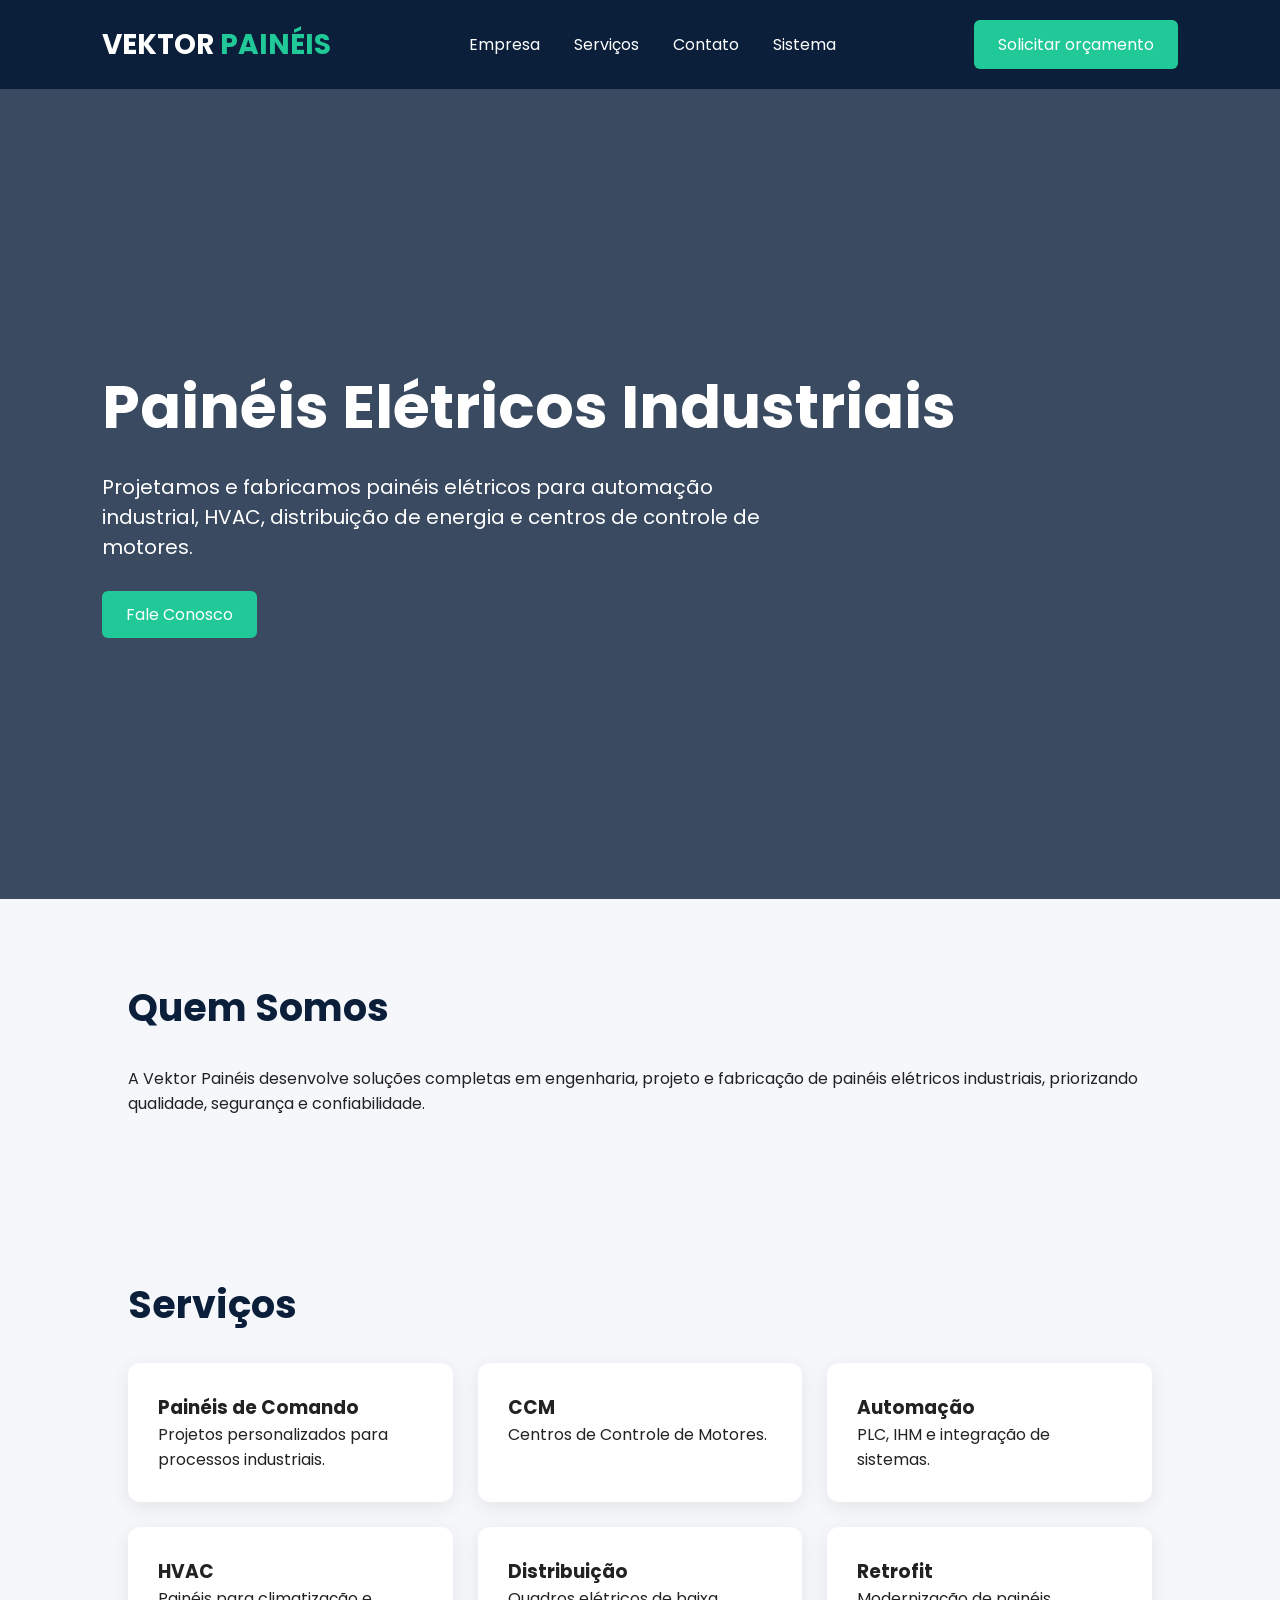
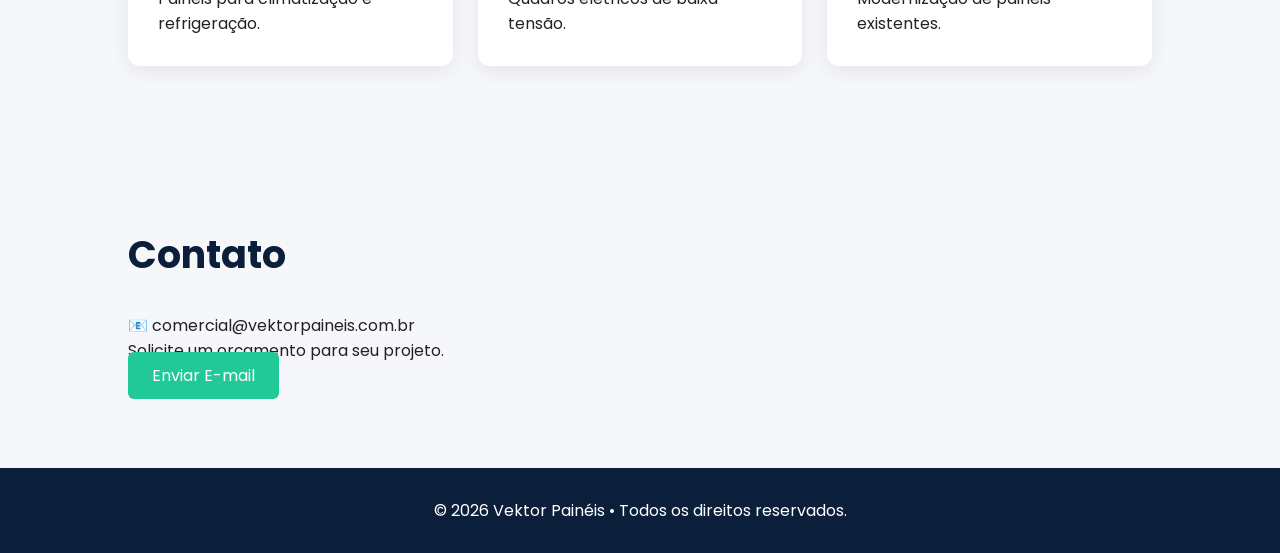
<file: index.html>
<!DOCTYPE html>
<html lang="pt-BR">

<head>
<meta charset="UTF-8">
<meta name="viewport" content="width=device-width, initial-scale=1.0">

<title>Vektor Painéis | Painéis Elétricos Industriais</title>

<link rel="stylesheet" href="style.css">

<link rel="preconnect" href="https://fonts.googleapis.com">
<link rel="preconnect" href="https://fonts.gstatic.com" crossorigin>

<link href="https://fonts.googleapis.com/css2?family=Poppins:wght@300;400;600;700&display=swap" rel="stylesheet">

</head>


<body>


<header>

<div class="logo">
VEKTOR <span>PAINÉIS</span>
</div>


<nav>

<a href="#sobre">Empresa</a>

<a href="#servicos">Serviços</a>

<a href="#contato">Contato</a>

<a href="sistema/login.html">Sistema</a>

</nav>


<a class="btn" href="#contato">
Solicitar orçamento
</a>


</header>




<section class="hero">


<div class="hero-text">


<h1>
Painéis Elétricos Industriais
</h1>


<p>
Projetamos e fabricamos painéis elétricos para automação industrial,
HVAC, distribuição de energia e centros de controle de motores.
</p>


<a href="#contato" class="btn">
Fale Conosco
</a>


</div>


</section>





<section id="sobre">


<h2>
Quem Somos
</h2>


<p>

A Vektor Painéis desenvolve soluções completas em engenharia,
projeto e fabricação de painéis elétricos industriais,
priorizando qualidade, segurança e confiabilidade.

</p>


</section>





<section id="servicos">


<h2>
Serviços
</h2>



<div class="cards">



<div class="card">

<h3>
Painéis de Comando
</h3>

<p>
Projetos personalizados para processos industriais.
</p>

</div>




<div class="card">

<h3>
CCM
</h3>

<p>
Centros de Controle de Motores.
</p>

</div>




<div class="card">

<h3>
Automação
</h3>

<p>
PLC, IHM e integração de sistemas.
</p>

</div>




<div class="card">

<h3>
HVAC
</h3>

<p>
Painéis para climatização e refrigeração.
</p>

</div>




<div class="card">

<h3>
Distribuição
</h3>

<p>
Quadros elétricos de baixa tensão.
</p>

</div>




<div class="card">

<h3>
Retrofit
</h3>

<p>
Modernização de painéis existentes.
</p>

</div>



</div>


</section>





<section id="contato">


<h2>
Contato
</h2>


<p>
📧 comercial@vektorpaineis.com.br
</p>


<p>
Solicite um orçamento para seu projeto.
</p>



<a class="btn" href="mailto:comercial@vektorpaineis.com.br">

Enviar E-mail

</a>


</section>





<footer>

© 2026 Vektor Painéis • Todos os direitos reservados.

</footer>



<script src="script.js"></script>


</body>

</html>
</file>
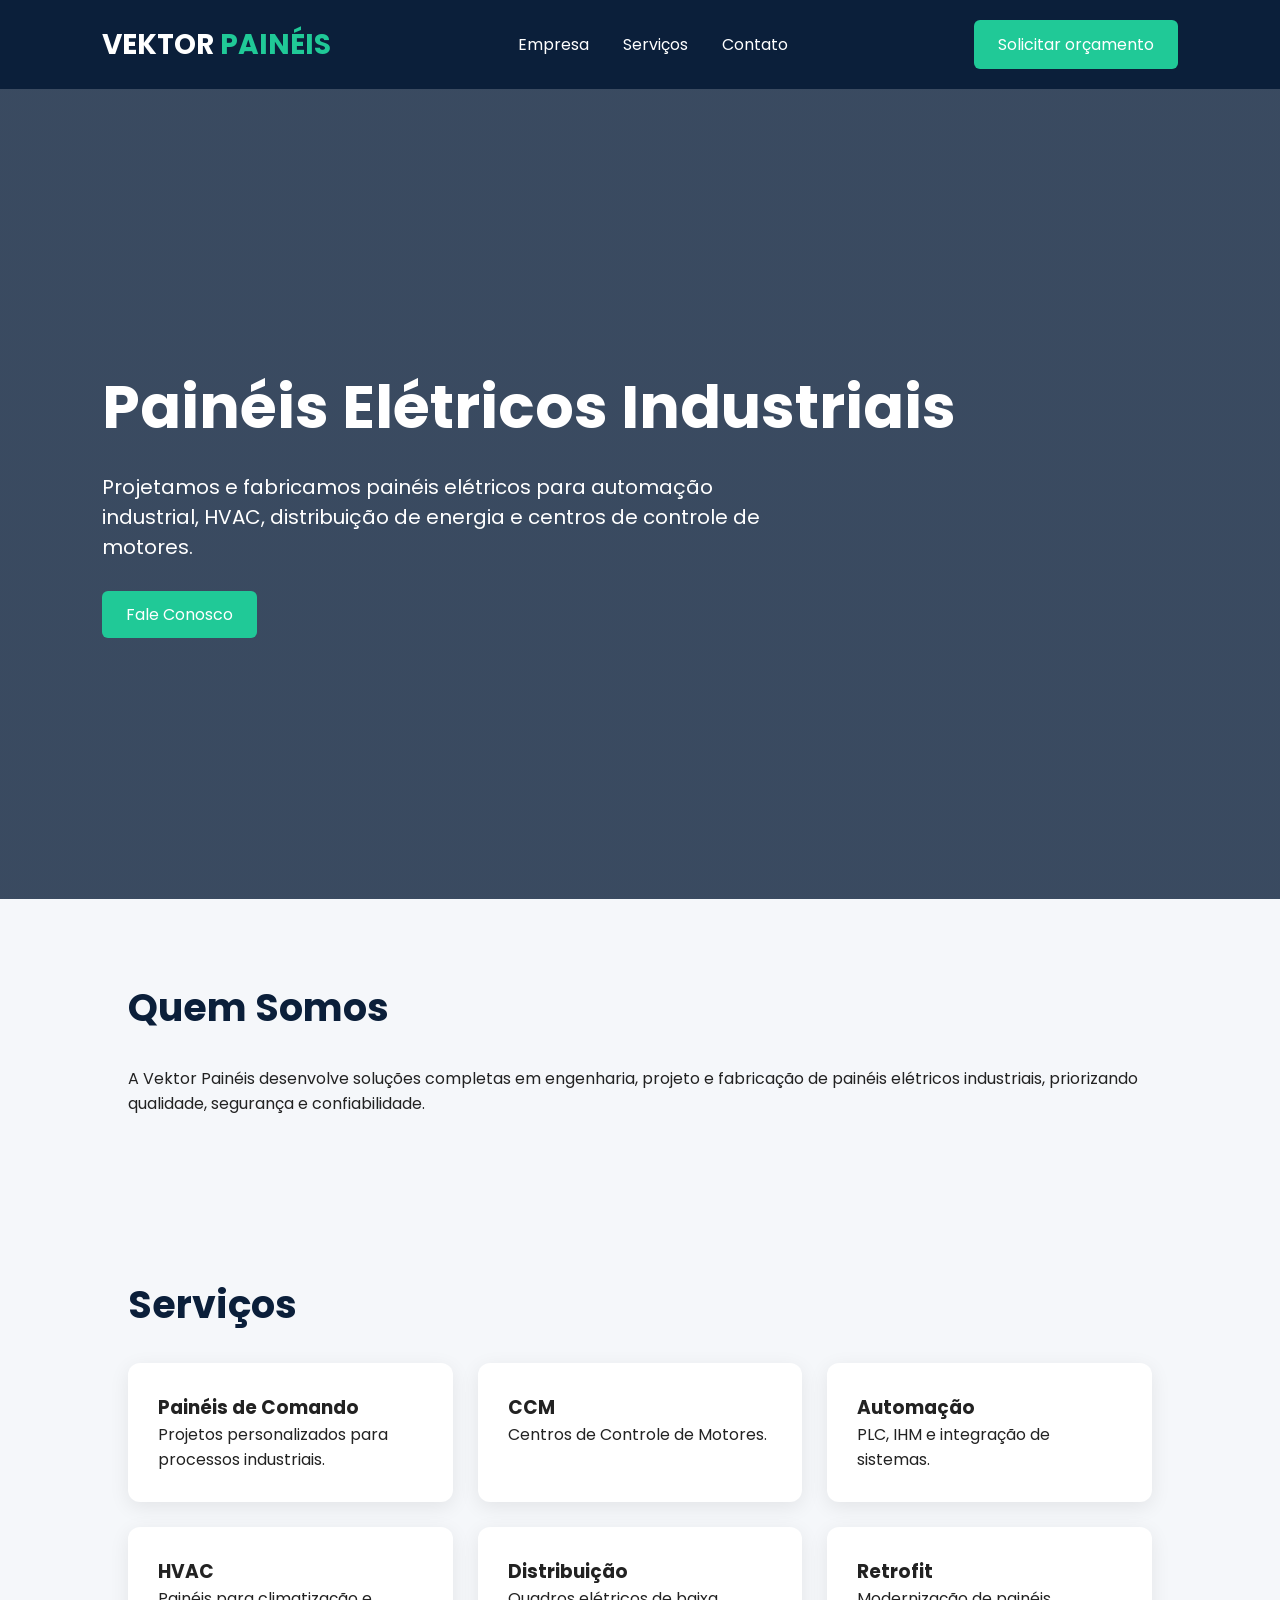
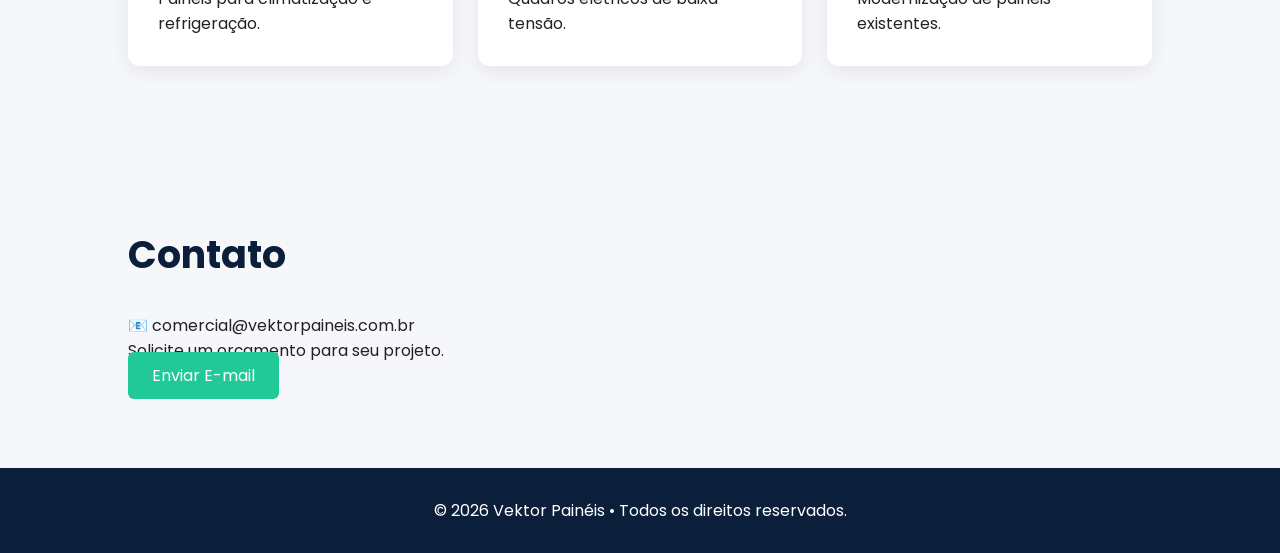
<file: index.html.html>
<!DOCTYPE html>
<html lang="pt-BR">
<head>
<meta charset="UTF-8">
<meta name="viewport" content="width=device-width, initial-scale=1.0">
<title>Vektor Painéis | Painéis Elétricos Industriais</title>

<link rel="stylesheet" href="style.css">
<link rel="preconnect" href="https://fonts.googleapis.com">
<link rel="preconnect" href="https://fonts.gstatic.com" crossorigin>
<link href="https://fonts.googleapis.com/css2?family=Poppins:wght@300;400;600;700&display=swap" rel="stylesheet">
</head>

<body>

<header>

<div class="logo">
VEKTOR <span>PAINÉIS</span>
</div>

<nav>

<a href="#sobre">Empresa</a>
<a href="#servicos">Serviços</a>
<a href="#contato">Contato</a>

</nav>

<a class="btn" href="#contato">Solicitar orçamento</a>

</header>

<section class="hero">

<div class="hero-text">

<h1>Painéis Elétricos Industriais</h1>

<p>
Projetamos e fabricamos painéis elétricos para automação industrial,
HVAC, distribuição de energia e centros de controle de motores.
</p>

<a href="#contato" class="btn">Fale Conosco</a>

</div>

</section>

<section id="sobre">

<h2>Quem Somos</h2>

<p>

A Vektor Painéis desenvolve soluções completas em engenharia,
projeto e fabricação de painéis elétricos industriais,
priorizando qualidade, segurança e confiabilidade.

</p>

</section>

<section id="servicos">

<h2>Serviços</h2>

<div class="cards">

<div class="card">
<h3>Painéis de Comando</h3>
<p>Projetos personalizados para processos industriais.</p>
</div>

<div class="card">
<h3>CCM</h3>
<p>Centros de Controle de Motores.</p>
</div>

<div class="card">
<h3>Automação</h3>
<p>PLC, IHM e integração de sistemas.</p>
</div>

<div class="card">
<h3>HVAC</h3>
<p>Painéis para climatização e refrigeração.</p>
</div>

<div class="card">
<h3>Distribuição</h3>
<p>Quadros elétricos de baixa tensão.</p>
</div>

<div class="card">
<h3>Retrofit</h3>
<p>Modernização de painéis existentes.</p>
</div>

</div>

</section>

<section id="contato">

<h2>Contato</h2>

<p>

📧 comercial@vektorpaineis.com.br

</p>

<p>

Solicite um orçamento para seu projeto.

</p>

<a class="btn" href="mailto:comercial@vektorpaineis.com.br">

Enviar E-mail

</a>

</section>

<footer>

© 2026 Vektor Painéis • Todos os direitos reservados.

</footer>

<script src="script.js"></script>

</body>
</html>
</file>
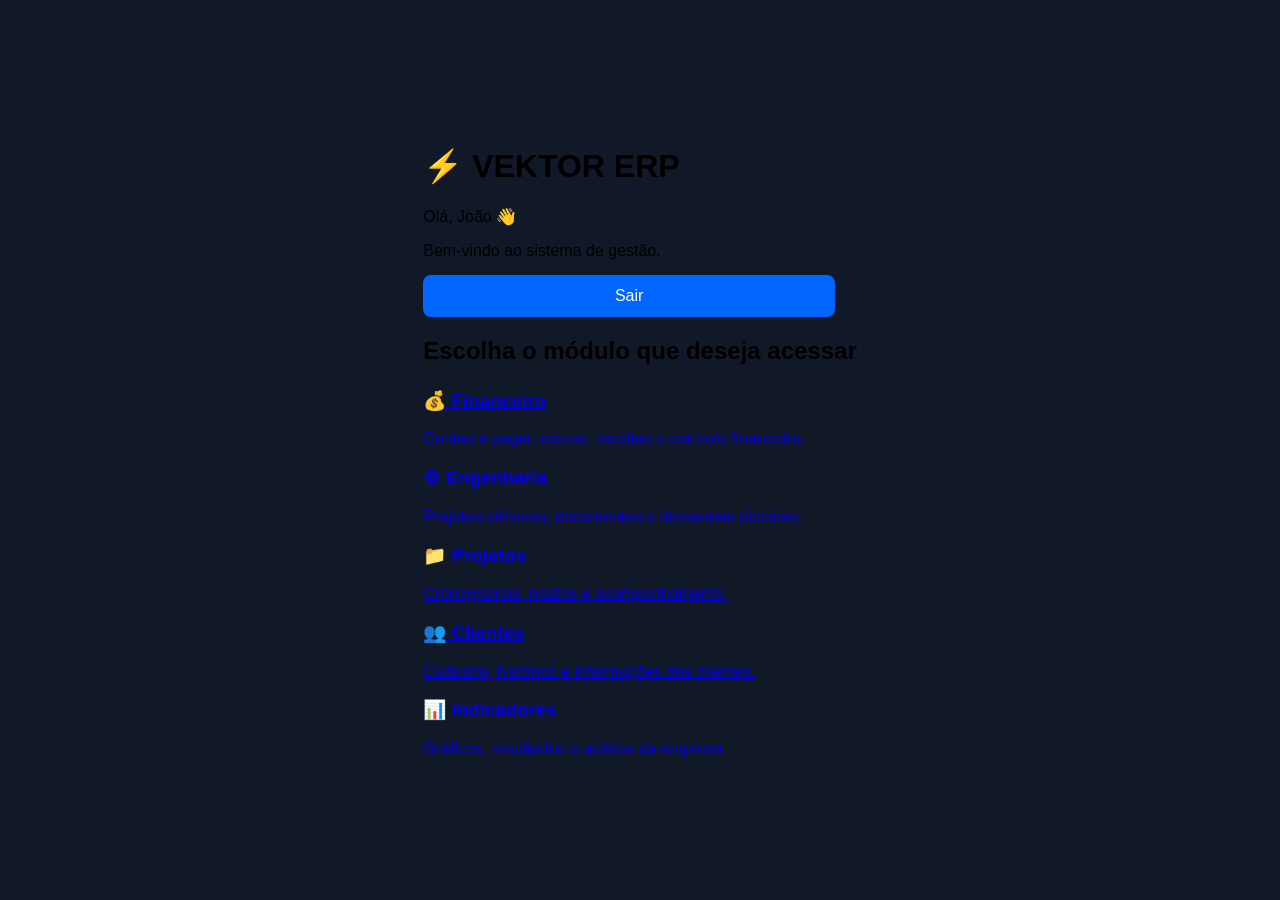
<file: sistema/dashboard.html>
<!DOCTYPE html>
<html lang="pt-BR">

<head>

<meta charset="UTF-8">
<meta name="viewport" content="width=device-width, initial-scale=1.0">

<title>Vektor ERP - Dashboard</title>

<link rel="stylesheet" href="sistema.css">

</head>


<body>


<div class="dashboard">


<header class="topo">

<div>

<h1>⚡ VEKTOR ERP</h1>

<p>
Olá, João 👋
</p>

<span>
Bem-vindo ao sistema de gestão.
</span>

</div>


<button onclick="logout()">
Sair
</button>


</header>



<h2>
Escolha o módulo que deseja acessar
</h2>




<div class="cards">



<a href="financeiro/contas.html" class="card">

<h3>💰 Financeiro</h3>

<p>
Contas a pagar,
custos, receitas e controle financeiro.
</p>

</a>




<a href="engenharia/engenharia.html" class="card">

<h3>⚙ Engenharia</h3>

<p>
Projetos elétricos,
documentos e demandas técnicas.
</p>

</a>




<a href="projetos/projetos.html" class="card">

<h3>📁 Projetos</h3>

<p>
Cronogramas,
prazos e acompanhamento.
</p>

</a>




<a href="clientes/clientes.html" class="card">

<h3>👥 Clientes</h3>

<p>
Cadastro, histórico
e informações dos clientes.
</p>

</a>




<a href="indicadores.html" class="card">

<h3>📊 Indicadores</h3>

<p>
Gráficos,
resultados e análise da empresa.
</p>

</a>



</div>


</div>



<script src="auth.js"></script>


</body>

</html>
</file>
<file: style.css>
*{
margin:0;
padding:0;
box-sizing:border-box;
font-family:Poppins,sans-serif;
}

body{
background:#f5f7fa;
color:#222;
}

header{
display:flex;
justify-content:space-between;
align-items:center;
padding:20px 8%;
background:#0B1F3A;
position:sticky;
top:0;
}

.logo{
color:white;
font-size:28px;
font-weight:700;
}

.logo span{
color:#20c997;
}

nav a{
color:white;
margin:0 15px;
text-decoration:none;
}

.btn{
background:#20c997;
color:white;
padding:12px 24px;
border-radius:6px;
text-decoration:none;
}

.hero{
height:90vh;
display:flex;
align-items:center;
padding:8%;
background:linear-gradient(rgba(11,31,58,.8),rgba(11,31,58,.8)),
url("https://images.unsplash.com/photo-1581092160607-ee22731d8d3d?auto=format&fit=crop&w=1600&q=80");
background-size:cover;
background-position:center;
color:white;
}

.hero h1{
font-size:60px;
margin-bottom:20px;
}

.hero p{
font-size:20px;
max-width:700px;
margin-bottom:40px;
}

section{
padding:80px 10%;
}

h2{
font-size:38px;
margin-bottom:30px;
color:#0B1F3A;
}

.cards{
display:grid;
grid-template-columns:repeat(auto-fit,minmax(260px,1fr));
gap:25px;
}

.card{
background:white;
padding:30px;
border-radius:12px;
box-shadow:0 5px 20px rgba(0,0,0,.08);
transition:.3s;
}

.card:hover{
transform:translateY(-8px);
}

footer{
background:#0B1F3A;
color:white;
padding:30px;
text-align:center;
}
</file>
<file: sistema/sistema.css>
body {

margin:0;
height:100vh;
display:flex;
justify-content:center;
align-items:center;

background:#111827;

font-family:Arial, sans-serif;

}



.login-container {

background:white;

width:350px;

padding:40px;

border-radius:15px;

text-align:center;

box-shadow:0 10px 30px rgba(0,0,0,0.2);

}



.logo {

font-size:32px;

font-weight:bold;

color:#0066ff;

}



.logo span {

color:#111;

}



h2 {

margin-bottom:25px;

}



input {

width:90%;

padding:12px;

margin:8px;

border-radius:8px;

border:1px solid #ccc;

}



button {

width:95%;

padding:12px;

margin-top:15px;

background:#0066ff;

color:white;

border:none;

border-radius:8px;

font-size:16px;

cursor:pointer;

}



button:hover {

background:#004ecc;

}



#mensagem {

color:red;

margin-top:15px;

}
</file>
